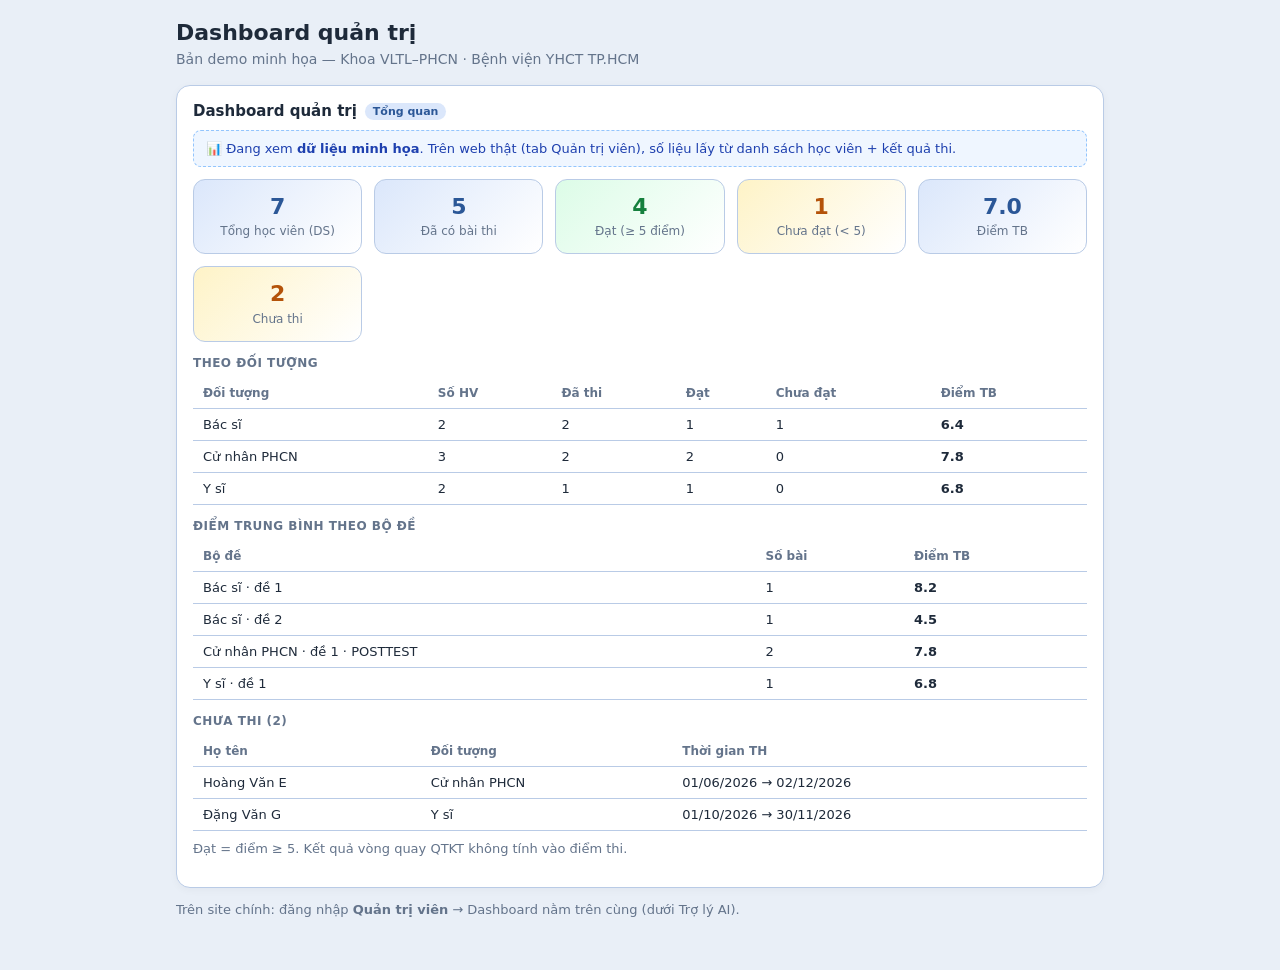
<file: dashboard-demo.html>
<!DOCTYPE html>
<html lang="vi">
<head>
<meta charset="utf-8">
<meta name="viewport" content="width=device-width, initial-scale=1">
<title>Demo Dashboard Admin – VLTL PHCN</title>
<style>
:root{--bg:#e9eff7;--card:#fff;--tx:#1e2a3a;--mut:#64748b;--pr:#2b5797;--pr2:#dbe7fb;--bd:#b9cbe6;--ok:#16a34a;--no:#dc2626}
*{box-sizing:border-box}
body{margin:0;font-family:system-ui,-apple-system,sans-serif;background:var(--bg);color:var(--tx)}
.wrap{max-width:960px;margin:0 auto;padding:20px 16px 40px}
h1{font-size:22px;margin:0 0 6px}
.sub{color:var(--mut);margin:0 0 18px;font-size:14px}
.p{background:var(--card);border:1px solid var(--bd);border-radius:14px;padding:16px 16px 18px;margin-bottom:14px;box-shadow:0 2px 8px rgba(15,23,42,.04)}
.ch2{font-weight:700;font-size:15px;margin:0 0 10px;display:flex;align-items:center;gap:8px}
.pill{background:var(--pr2);color:var(--pr);font-size:11px;padding:2px 8px;border-radius:999px;font-weight:600}
.dash-grid{display:grid;gap:12px;grid-template-columns:repeat(auto-fit,minmax(140px,1fr));margin:10px 0 14px}
.dash-card{background:linear-gradient(135deg,var(--pr2),#fff);border:1px solid var(--bd);border-radius:12px;padding:14px 12px;text-align:center}
.dash-card b{display:block;font-size:22px;font-weight:700;color:var(--pr);line-height:1.2}
.dash-card span{font-size:12px;color:var(--mut)}
.dash-card.warn{background:linear-gradient(135deg,#fef3c7,#fff)}
.dash-card.warn b{color:#b45309}
.dash-card.ok{background:linear-gradient(135deg,#dcfce7,#fff)}
.dash-card.ok b{color:#15803d}
.dash-sec{margin-top:14px}
.dash-sec h4{margin:0 0 8px;font-size:12px;text-transform:uppercase;letter-spacing:.04em;color:var(--mut)}
.dash-demo{font-size:13px;background:#eff6ff;color:#1e40af;border:1px dashed #93c5fd;border-radius:8px;padding:10px 12px;margin-bottom:12px}
.tb{width:100%;border-collapse:collapse;font-size:13px}
.tb th,.tb td{padding:8px 10px;border-bottom:1px solid var(--bd);text-align:left}
.tb th{color:var(--mut);font-weight:600;font-size:12px}
.ov{overflow:auto}
.mut{color:var(--mut);font-size:13px}
.badge{display:inline-block;padding:8px 12px;background:#2b5797;color:#fff;border-radius:8px;font-size:13px;text-decoration:none;margin-top:8px}
</style>
</head>
<body>
<div class="wrap">
  <h1>Dashboard quản trị</h1>
  <p class="sub">Bản demo minh họa — Khoa VLTL–PHCN · Bệnh viện YHCT TP.HCM</p>
  <div class="p" id="adminDash">
    <div class="ch2">Dashboard quản trị<span class="pill">Tổng quan</span></div>
    <div class="dash-demo">📊 Đang xem <b>dữ liệu minh họa</b>. Trên web thật (tab Quản trị viên), số liệu lấy từ danh sách học viên + kết quả thi.</div>
    <div class="dash-grid">
      <div class="dash-card"><b>7</b><span>Tổng học viên (DS)</span></div>
      <div class="dash-card"><b>5</b><span>Đã có bài thi</span></div>
      <div class="dash-card ok"><b>4</b><span>Đạt (≥ 5 điểm)</span></div>
      <div class="dash-card warn"><b>1</b><span>Chưa đạt (&lt; 5)</span></div>
      <div class="dash-card"><b>7.0</b><span>Điểm TB</span></div>
      <div class="dash-card warn"><b>2</b><span>Chưa thi</span></div>
    </div>
    <div class="dash-sec"><h4>Theo đối tượng</h4>
      <div class="ov"><table class="tb">
        <tr><th>Đối tượng</th><th>Số HV</th><th>Đã thi</th><th>Đạt</th><th>Chưa đạt</th><th>Điểm TB</th></tr>
        <tr><td>Bác sĩ</td><td>2</td><td>2</td><td>1</td><td>1</td><td><b>6.4</b></td></tr>
        <tr><td>Cử nhân PHCN</td><td>3</td><td>2</td><td>2</td><td>0</td><td><b>7.8</b></td></tr>
        <tr><td>Y sĩ</td><td>2</td><td>1</td><td>1</td><td>0</td><td><b>6.8</b></td></tr>
      </table></div>
    </div>
    <div class="dash-sec"><h4>Điểm trung bình theo bộ đề</h4>
      <div class="ov"><table class="tb">
        <tr><th>Bộ đề</th><th>Số bài</th><th>Điểm TB</th></tr>
        <tr><td>Bác sĩ · đề 1</td><td>1</td><td><b>8.2</b></td></tr>
        <tr><td>Bác sĩ · đề 2</td><td>1</td><td><b>4.5</b></td></tr>
        <tr><td>Cử nhân PHCN · đề 1 · POSTTEST</td><td>2</td><td><b>7.8</b></td></tr>
        <tr><td>Y sĩ · đề 1</td><td>1</td><td><b>6.8</b></td></tr>
      </table></div>
    </div>
    <div class="dash-sec"><h4>Chưa thi (2)</h4>
      <div class="ov"><table class="tb">
        <tr><th>Họ tên</th><th>Đối tượng</th><th>Thời gian TH</th></tr>
        <tr><td>Hoàng Văn E</td><td>Cử nhân PHCN</td><td>01/06/2026 → 02/12/2026</td></tr>
        <tr><td>Đặng Văn G</td><td>Y sĩ</td><td>01/10/2026 → 30/11/2026</td></tr>
      </table></div>
    </div>
    <p class="mut" style="margin-top:10px">Đạt = điểm ≥ 5. Kết quả vòng quay QTKT không tính vào điểm thi.</p>
  </div>
  <p class="mut">Trên site chính: đăng nhập <b>Quản trị viên</b> → Dashboard nằm trên cùng (dưới Trợ lý AI).</p>
</div>
</body>
</html>
</file>
